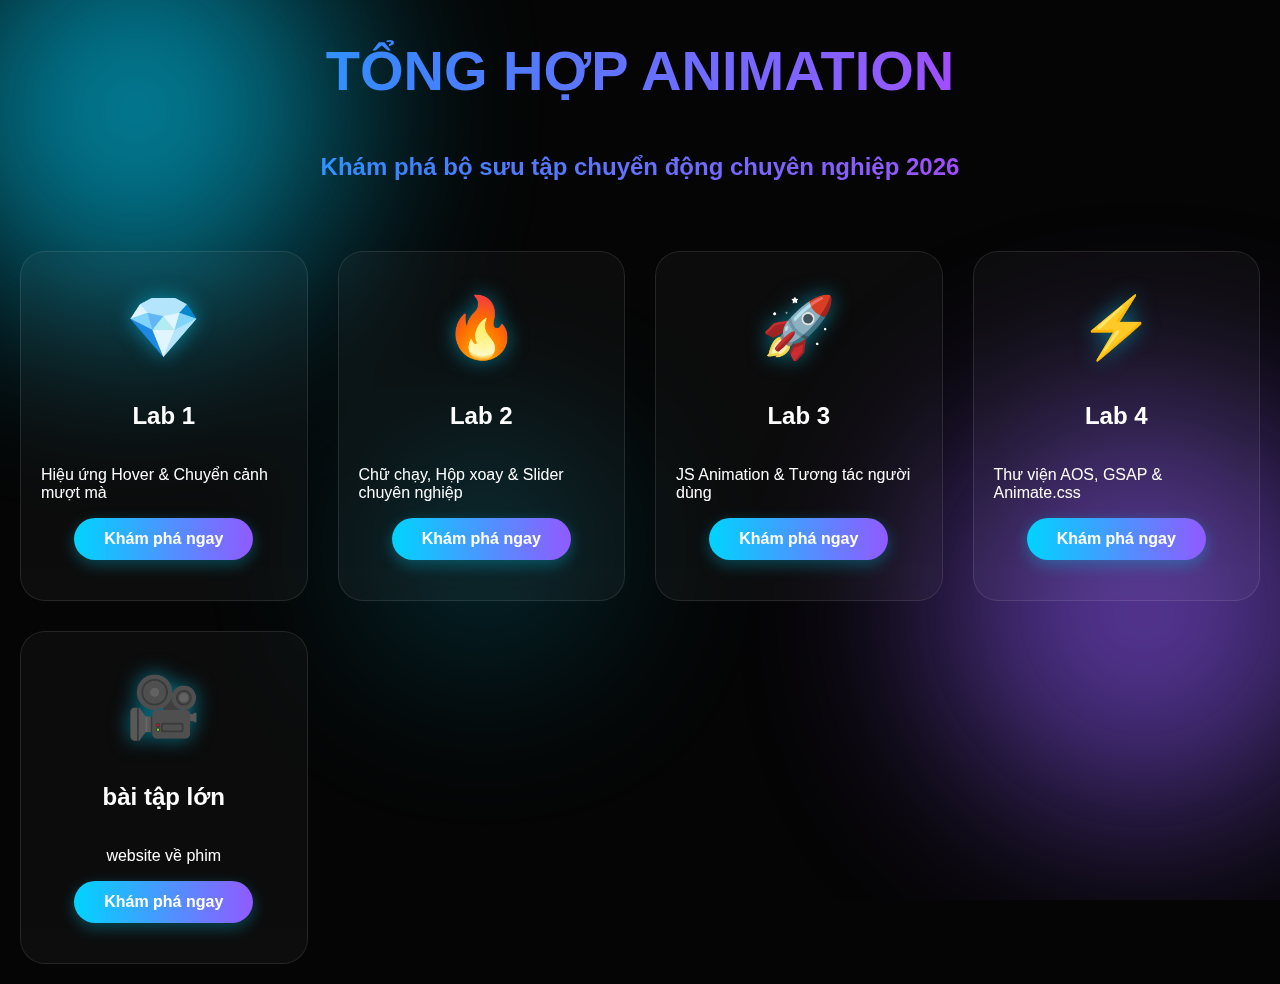
<file: TANHUNG/index.html>
<!DOCTYPE html>
<html lang="vi">
<head>
    <meta charset="UTF-8">
    <meta name="viewport" content="width=device-width, initial-scale=1.0">
    <title>Premium Animation Hub</title>
    
    <link rel="stylesheet" href="main.css"> 
    
    <link rel="stylesheet" href="https://cdnjs.cloudflare.com/ajax/libs/font-awesome/6.4.2/css/all.min.css">
</head>
<body>

    <div class="bg-animations">
        <div class="blob"></div>
        <div class="blob"></div>
        <div class="blob"></div>
    </div>

    <div class="dashboard">
        <header class="main-header">
            <h1 class="glitch-text">TỔNG HỢP ANIMATION</h1>
            <p class="fade-in-text">Khám phá bộ sưu tập chuyển động chuyên nghiệp 2026</p>
        </header>

        <div class="card-container">
            <a href="lab1/index.html" class="glass-card">
                <div class="icon-box">💎</div>
                <h2>Lab 1</h2>
                <p>Hiệu ứng Hover & Chuyển cảnh mượt mà</p>
                <div class="btn-explore">Khám phá ngay</div>
            </a>

            <a href="lab2/index.html" class="glass-card">
                <div class="icon-box">🔥</div>
                <h2>Lab 2</h2>
                <p>Chữ chạy, Hộp xoay & Slider chuyên nghiệp</p>
                <div class="btn-explore">Khám phá ngay</div>
            </a>

            <a href="lab3/index.html" class="glass-card">
                <div class="icon-box">🚀</div>
                <h2>Lab 3</h2>
                <p>JS Animation & Tương tác người dùng</p>
                <div class="btn-explore">Khám phá ngay</div>
            </a>

            <a href="lab4/index.html" class="glass-card">
                <div class="icon-box">⚡</div>
                <h2>Lab 4</h2>
                <p>Thư viện AOS, GSAP & Animate.css</p>
                <div class="btn-explore">Khám phá ngay</div>
            </a>
             <a href="baitaplon/index.html" class="glass-card">
                <div class="icon-box">🎥</div>
                <h2>bài tập lớn</h2>
                <p>website về phim </p>
                <div class="btn-explore">Khám phá ngay</div>
            </a>
        </div>
    </div>

</body>

</html>
</file>
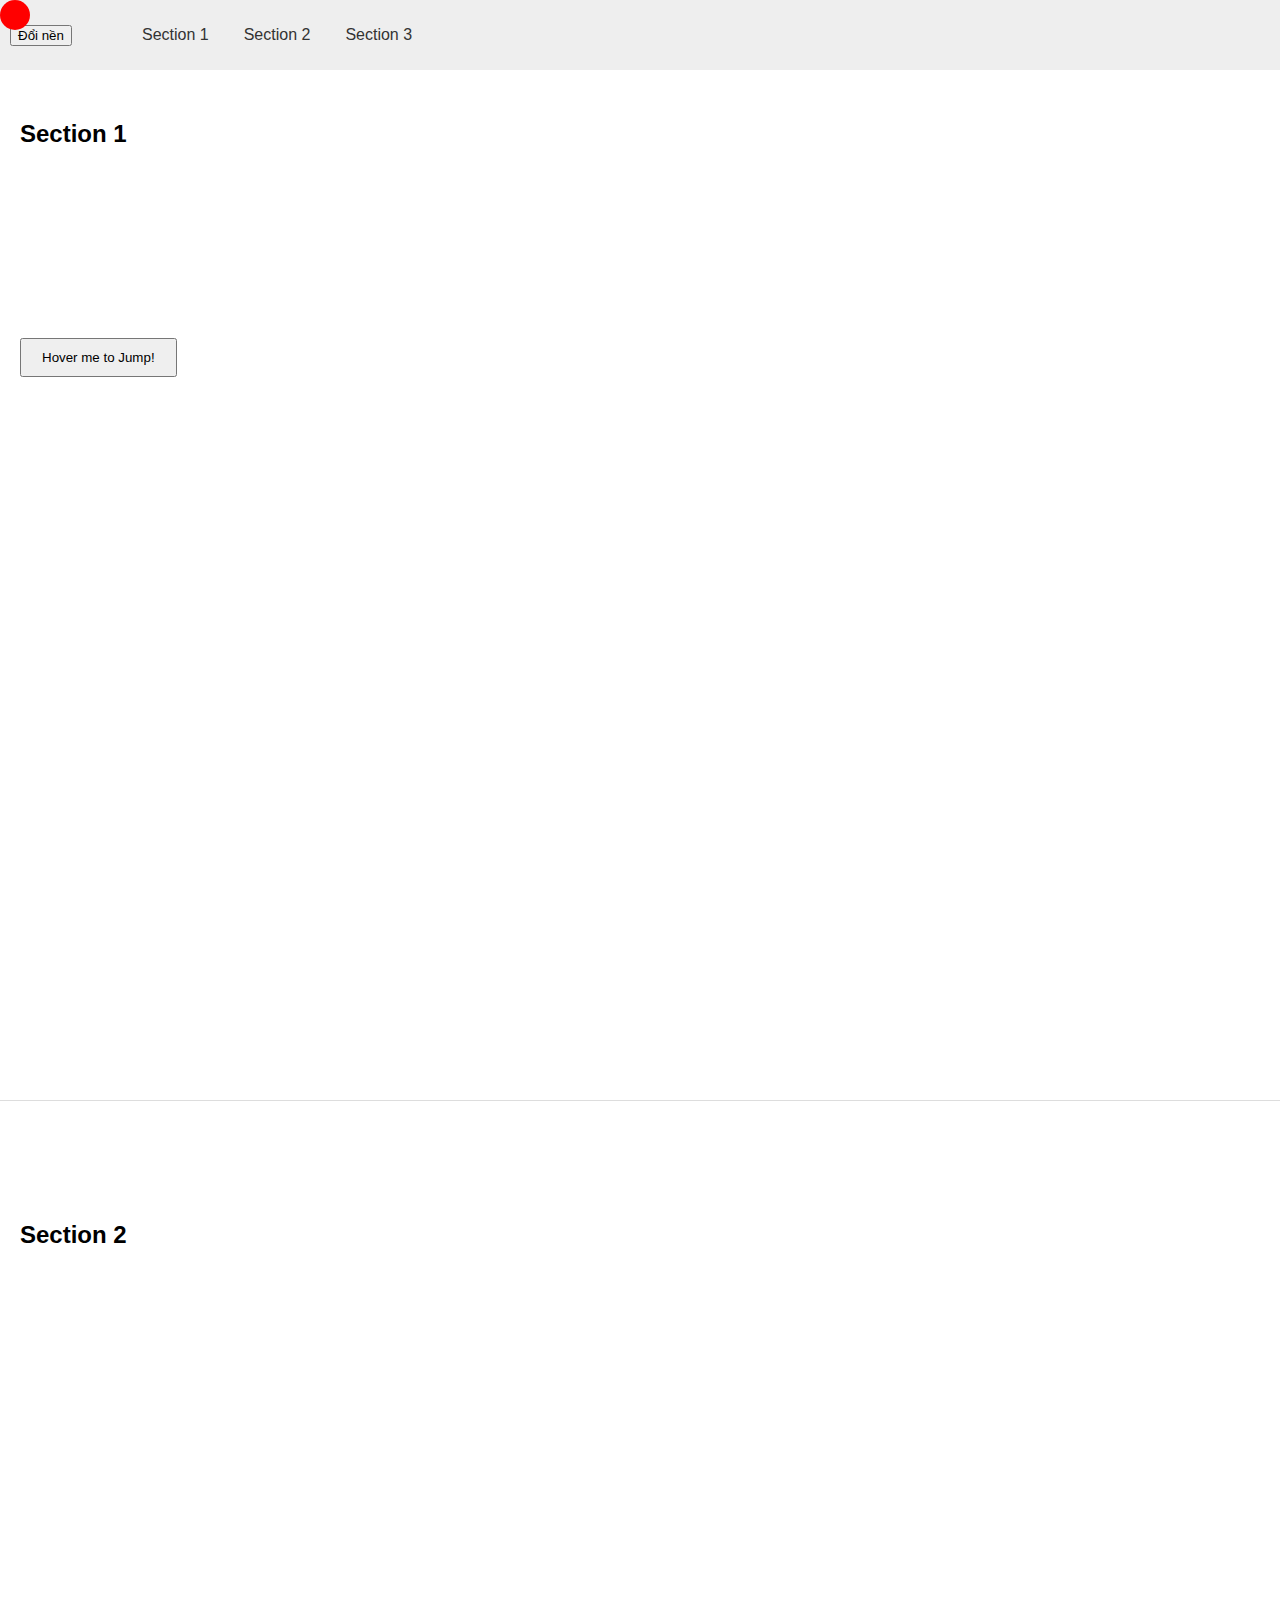
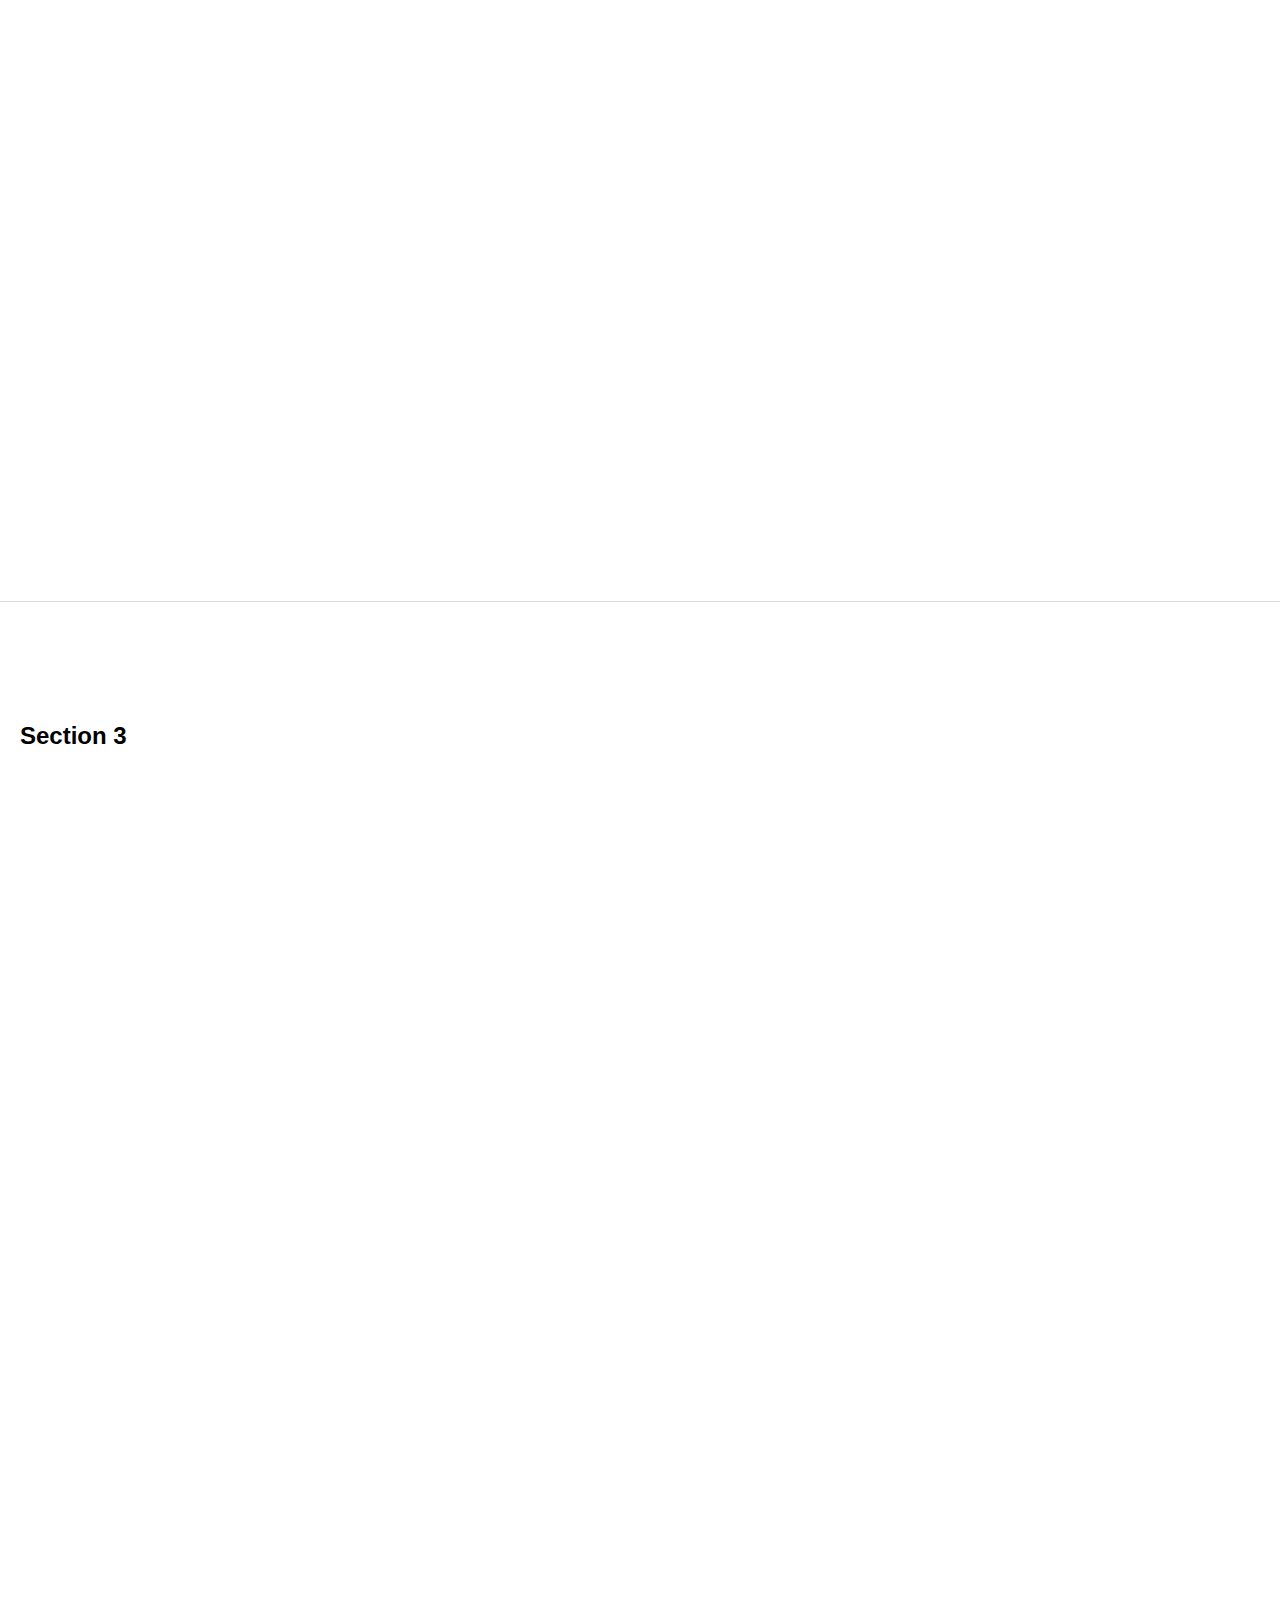
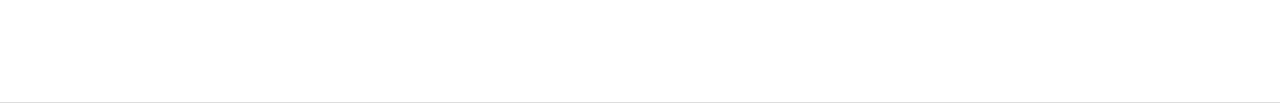
<file: TANHUNG/lab3/index.html>
<!DOCTYPE html>
<html lang="vi">
<head>
    <meta charset="UTF-8">
    <meta name="viewport" content="width=device-width, initial-scale=1.0">
    <title>Lab 3 - JS Animation</title>
    <link rel="stylesheet" href="styles.css">
</head>
<body>

    <div class="circle" id="follower"></div>

    <nav class="navbar">
        <button id="toggleBg">Đổi nền</button>
        <ul class="menu">
            <li><a href="#sec1" class="nav-link">Section 1</a></li>
            <li><a href="#sec2" class="nav-link">Section 2</a></li>
            <li><a href="#sec3" class="nav-link">Section 3</a></li>
        </ul>
    </nav>

    <main>
        <section id="sec1" class="content-section">
            <h2>Section 1</h2>
            <div class="box fade-box">Nội dung 1</div>
            <button class="jump-btn">Hover me to Jump!</button>
        </section>

        <section id="sec2" class="content-section">
            <h2>Section 2</h2>
            <div class="box fade-box">Nội dung 2</div>
        </section>

        <section id="sec3" class="content-section">
            <h2>Section 3</h2>
            <div class="box fade-box">Nội dung 3</div>
        </section>
    </main>

    <script src="app.js"></script>
</body>
</html>
</file>
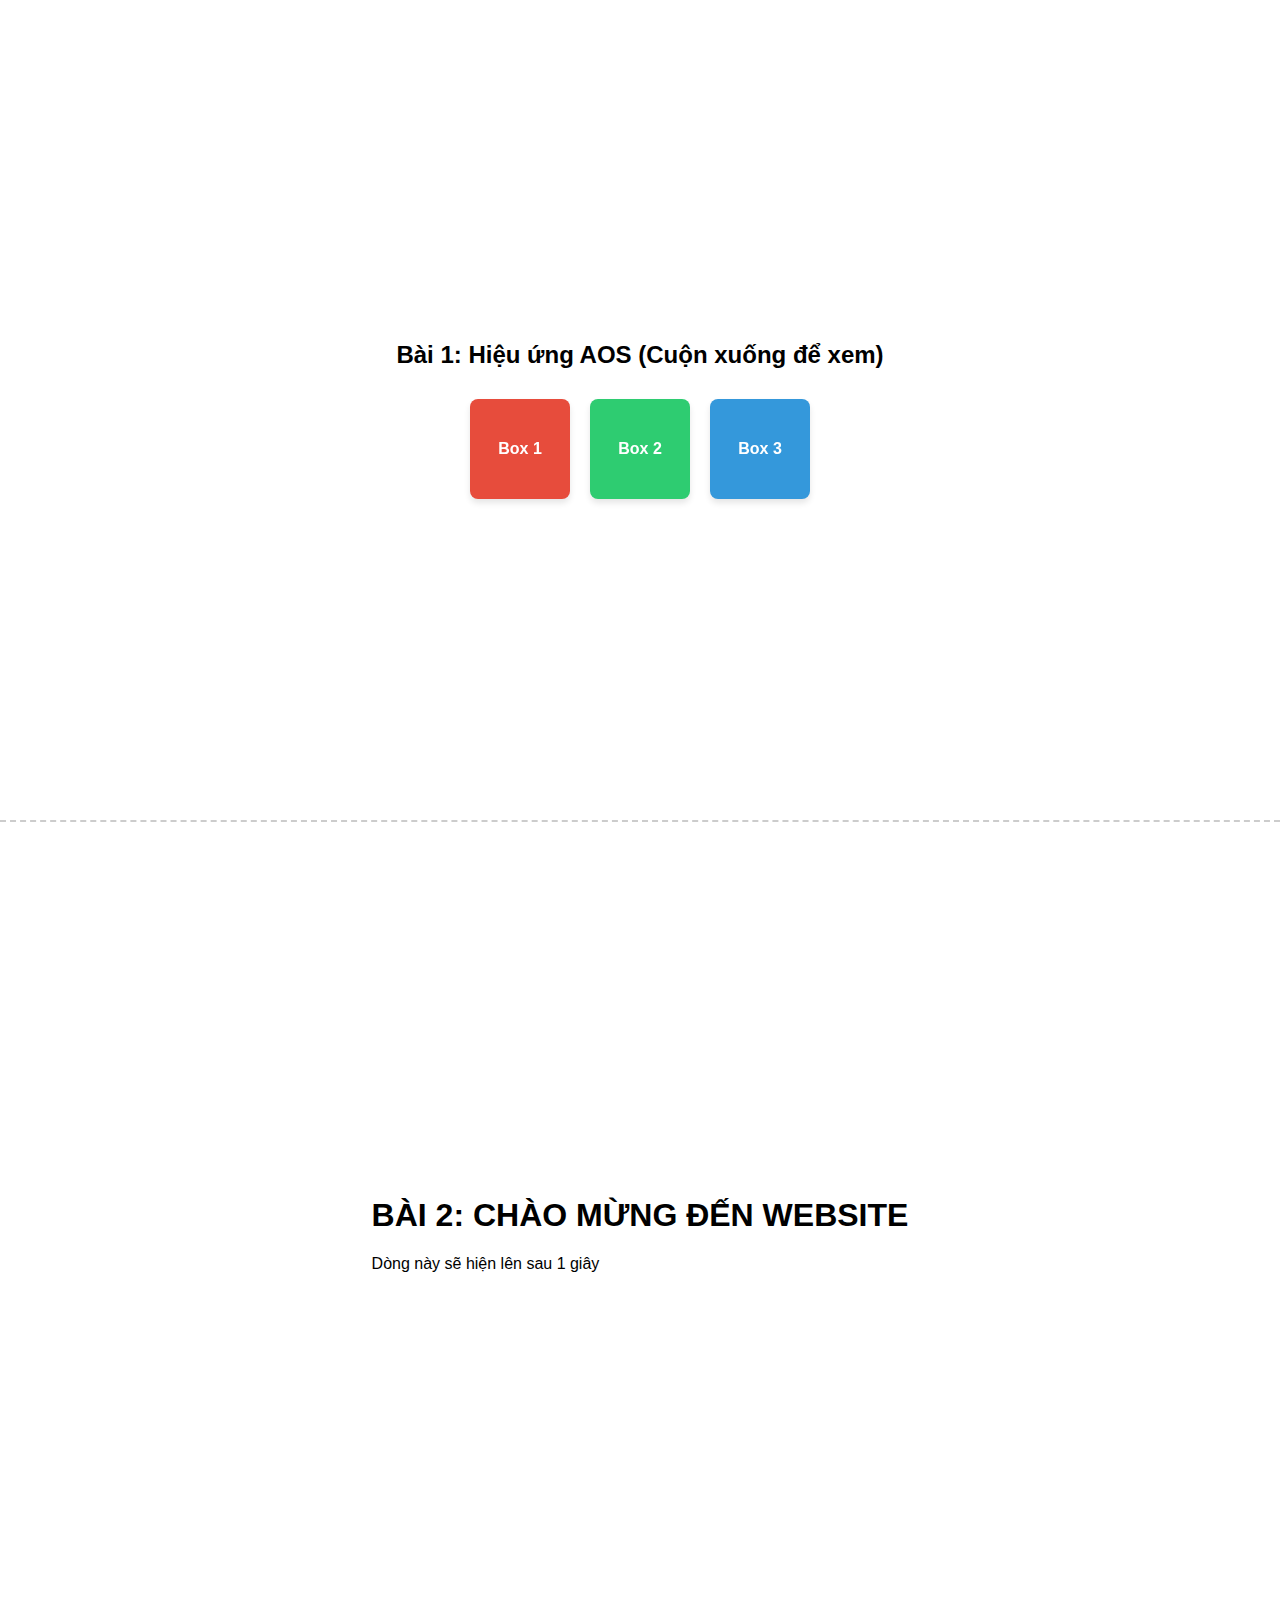
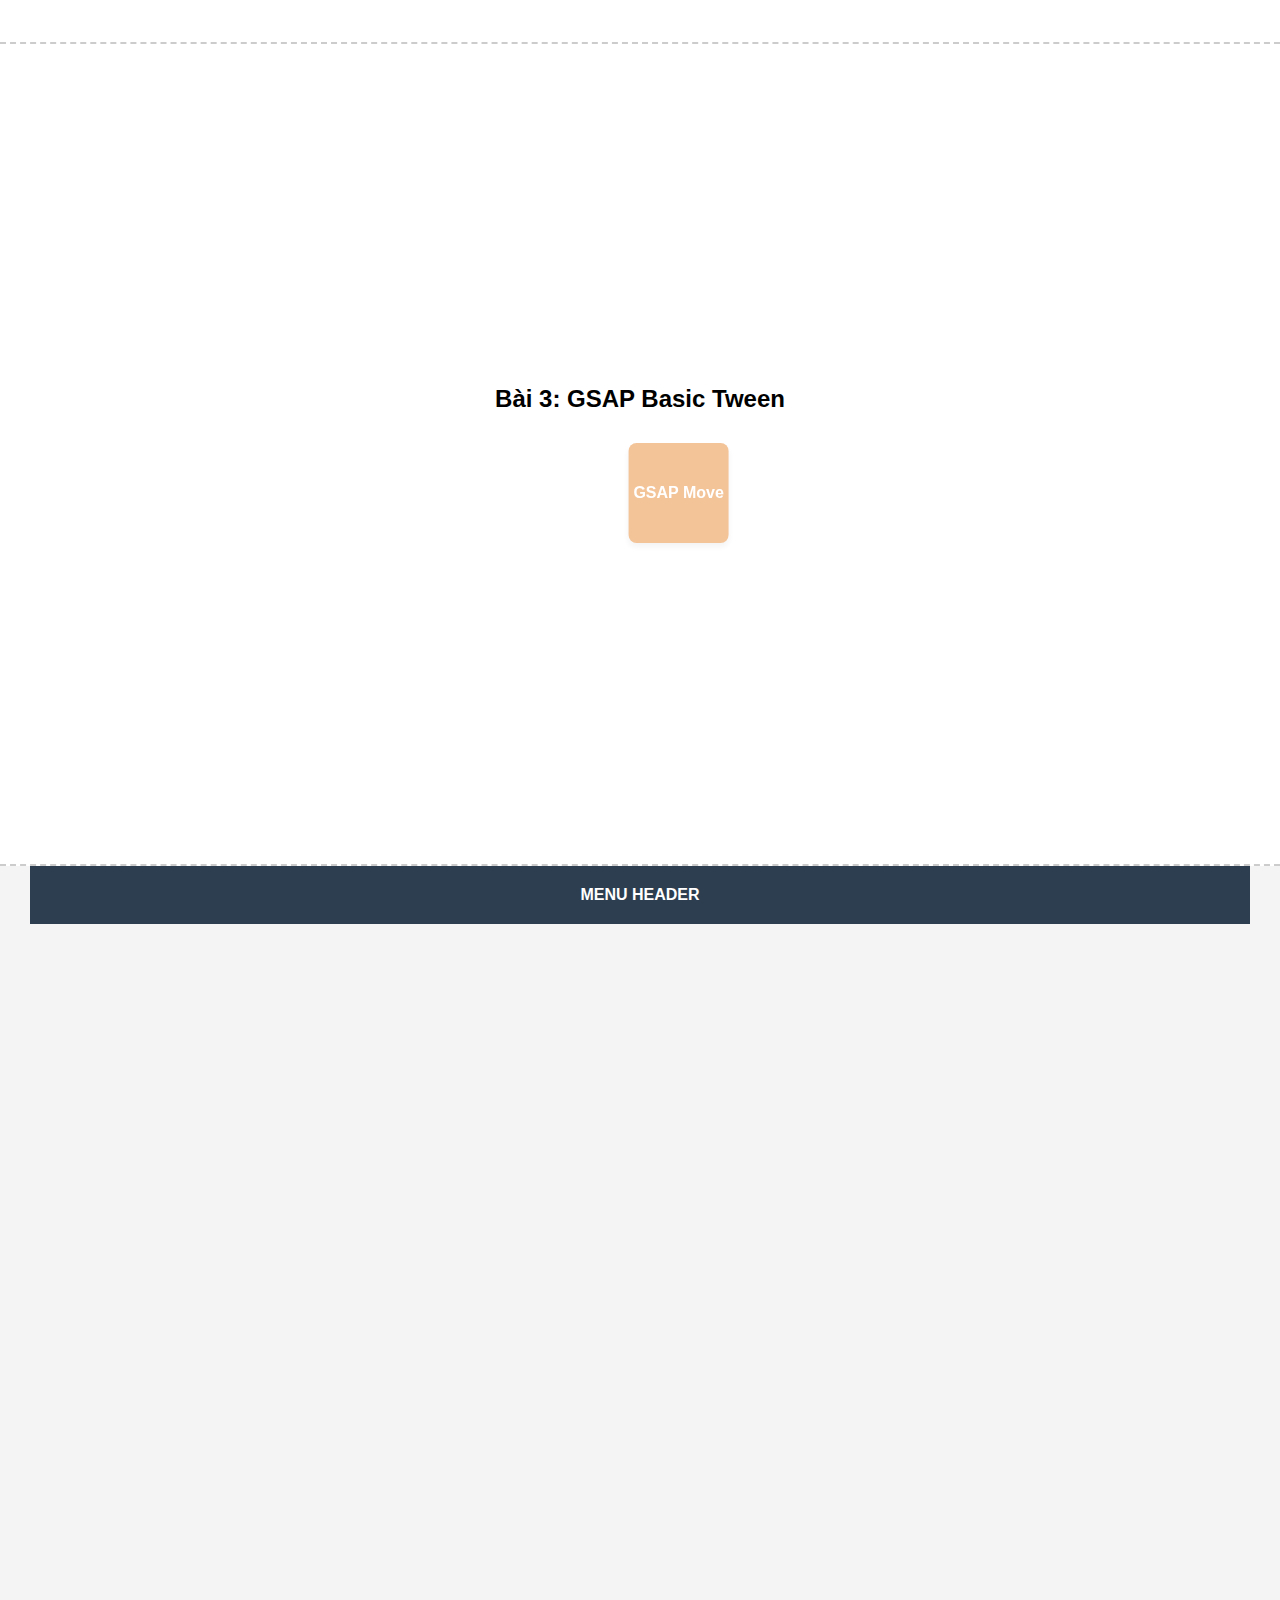
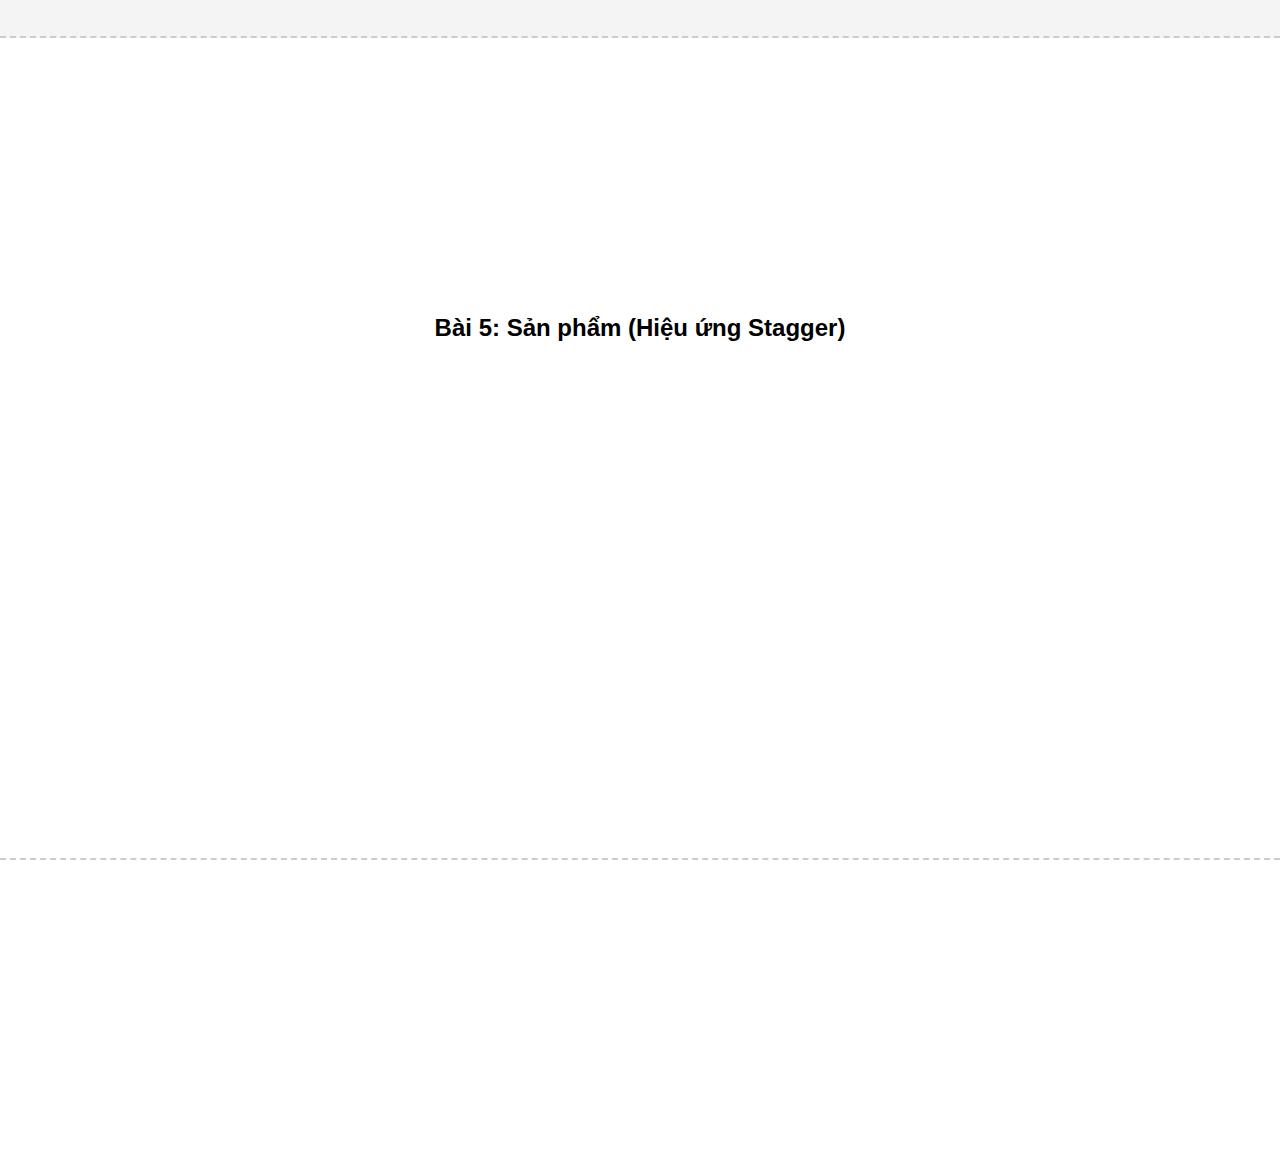
<file: TANHUNG/lab4/index.html>
<!DOCTYPE html>
<html lang="vi">
<head>
 <meta charset="UTF-8">
 <meta name="viewport" content="width=device-width, initial-scale=1.0">
 <title>Lab 4 - Animation Libraries</title>

 <link rel="stylesheet" href="assets/libs/animate.min.css">
 <link rel="stylesheet" href="assets/libs/aos.css">
 <link rel="stylesheet" href="assets/css/styles.css">
</head>
<body>
 <section id="bai1">
 <h2>Bài 1: Hiệu ứng AOS (Cuộn xuống để xem)</h2>
 <div class="container-flex">
 <div data-aos="fade-up" class="box box-red">Box 1</div>
 <div data-aos="fade-up" data-aos-delay="200" class="box box-green">Box 2</div>
 <div data-aos="fade-up" data-aos-delay="400" class="box box-blue">Box 3</div>
 </div>
 </section>
 <section id="bai2">
 <div class="hero-text">
 <h1 class="animate__animated animate__bounceIn">BÀI 2: CHÀO MỪNG ĐẾN
WEBSITE</h1>
 <p class="animate__animated animate__fadeInUp animate__delay-1s">
 Dòng này sẽ hiện lên sau 1 giây
 </p>
 </div>
 </section>
 <section id="bai3">
 <h2>Bài 3: GSAP Basic Tween</h2>
 <div class="gsap-box box box-orange">GSAP Move</div>
 </section>
 <section id="bai4">
 <div class="header-anim">MENU HEADER</div>
 <div class="hero-content">
 <h2 class="hero-title">Nội Dung Chính</h2>
 <button class="hero-cta">MUA NGAY</button>
 </div>
 </section>
 <section id="bai5">
 <h2>Bài 5: Sản phẩm (Hiệu ứng Stagger)</h2>
 <div class="card-list">
 <div class="card">Sản phẩm 1</div>
 <div class="card">Sản phẩm 2</div>
 <div class="card">Sản phẩm 3</div>
 <div class="card">Sản phẩm 4</div>
 </div>
 </section>
 <script src="assets/libs/aos.js"></script>
 <script src="assets/libs/gsap.min.js"></script>
 <script src="assets/js/app.js"></script>
</body>
</html>
</file>
<file: TANHUNG/main.css>
/* Nền đen sâu và cố định để ánh sáng nổi bật */
body {
    background-color: #050505 !important;
    color: #ffffff;
    margin: 0;
    font-family: 'Segoe UI', sans-serif;
    justify-content: center;
    min-height: 100vh;
    overflow-x: hidden;
}

/* Các đốm sáng mờ ảo phía sau (Blobs) */
.bg-animations {
    position: fixed;
    top: 0;
    left: 0;
    width: 100%;
    height: 100%;
    z-index: -1;
    overflow: hidden;
}

.blob {
    position: absolute;
    width: 400px;
    height: 400px;
    background: radial-gradient(circle, rgba(0, 212, 255, 0.4) 0%, rgba(145, 90, 255, 0) 70%);
    filter: blur(100px); /* Làm mờ cực mạnh để tạo ánh sáng nền */
    border-radius: 50%;
    opacity: 0.6;
}

.blob:nth-child(1) { top: -10%; left: -5%; background: #00d4ff; }
.blob:nth-child(2) { bottom: 10%; right: -5%; background: #915aff; }
.blob:nth-child(3) { top: 50%; left: 30%; background: #00d4ff; width: 200px; height: 200px; opacity: 0.3; }

/* Container chứa các card */
.card-container {
    display: grid;
    grid-template-columns: repeat(auto-fit, minmax(280px, 1fr));
    gap: 30px;
    margin-top: 50px;
    padding: 20px;
}

/* Hiệu ứng Glass Card có viền phát sáng */
.glass-card {
    background: rgba(255, 255, 255, 0.03);
    backdrop-filter: blur(15px);
    -webkit-backdrop-filter: blur(15px);
    border: 1px solid rgba(255, 255, 255, 0.1);
    border-radius: 25px;
    padding: 40px 20px;
    text-decoration: none;
    color: white;
    transition: all 0.4s cubic-bezier(0.175, 0.885, 0.32, 1.275);
    display: flex;
    flex-direction: column;
    align-items: center;
    position: relative;
}

/* HIỆU ỨNG ÁNH SÁNG KHI HOVER (QUAN TRỌNG) */
.glass-card:hover {
    transform: translateY(-15px);
    background: rgba(255, 255, 255, 0.08);
    /* Viền phát sáng màu xanh Cyan rực rỡ */
    border-color: #00d4ff; 
    box-shadow: 0 0 20px rgba(0, 212, 255, 0.4), 
                0 0 40px rgba(0, 212, 255, 0.2),
                inset 0 0 15px rgba(0, 212, 255, 0.1);
}

/* Ánh sáng cho Icon */
.icon-box {
    font-size: 60px;
    margin-bottom: 20px;
    filter: drop-shadow(0 0 10px rgba(0, 212, 255, 0.5)); /* Icon tự phát sáng */
    transition: 0.4s;
}

.glass-card:hover .icon-box {
    transform: scale(1.2);
    filter: drop-shadow(0 0 20px #00d4ff);
}

/* Nút bấm có hào quang */
.btn-explore {
    background: linear-gradient(90deg, #00d4ff, #915aff);
    padding: 12px 30px;
    border-radius: 50px;
    font-weight: bold;
    box-shadow: 0 5px 15px rgba(0, 212, 255, 0.3);
    transition: 0.3s;
}

.btn-explore:hover {
    box-shadow: 0 0 25px rgba(0, 212, 255, 0.6);
    transform: scale(1.05);
}
.glitch-text{
    font-size: 3.5rem;
    font-weight: 800;
    text-align: center;
    background: linear-gradient(90deg, #00d4ff 0%, #3a86ff 30%, #915aff 70%, #ff00ff 100%);
    -webkit-background-clip: text;
    -webkit-text-fill-color: transparent;
    margin-bottom: 50px;
    
}
.fade-in-text{
    font-size: 1.5rem;
    font-weight: 800;
    text-align: center;
    background: linear-gradient(90deg, #00d4ff 0%, #3a86ff 30%, #915aff 70%, #ff00ff 100%);
    -webkit-background-clip: text;
    -webkit-text-fill-color: transparent;
    margin-bottom: 50px;
}
</file>
<file: TANHUNG/lab4/assets/css/styles.css>
/* --- Cài đặt chung --- */
body {
    font-family: 'Segoe UI', Tahoma, Geneva, Verdana, sans-serif;
    margin: 0;
    padding: 0;
    padding-bottom: 300px; /* Tạo khoảng trống để cuộn trang */
   }
   section {
    min-height: 80vh;
    border-bottom: 2px dashed #ccc;
    padding: 50px;
    display: flex;
    flex-direction: column;
    align-items: center;
    justify-content: center;
    overflow: hidden;
   }
   h2 { margin-bottom: 30px; }
   /* --- Style cho các khối Box (Bài 1, 3) --- */
   .container-flex {
    display: flex;
    gap: 20px;
    justify-content: center;
   }
   .box {
    width: 100px;
    height: 100px;
    color: white;
    display: flex;
    align-items: center;
    justify-content: center;
    font-weight: bold;
    border-radius: 8px;
    box-shadow: 0 4px 6px rgba(0,0,0,0.1);
   }
   .box-red { background: #e74c3c; }
   .box-green { background: #2ecc71; }
   .box-blue { background: #3498db; }
   .box-orange { background: #e67e22; }
   /* --- Style cho Bài 3 --- */
   .gsap-box {
    opacity: 0;
    transform: translateX(-100px);
   }
   /* --- Style cho Bài 4 --- */
   #bai4 {
    background: #f4f4f4;
    text-align: center;
    padding-top: 0;
    justify-content: flex-start;
   }
   .header-anim {
    background: #2c3e50;
    color: white;
    padding: 20px;
    width: 100%;
    margin-bottom: 50px;
    font-weight: bold;
   }
   .hero-cta {
    padding: 12px 30px;
    background: #e74c3c;
    color: white;
    border: none;
    font-size: 18px;
    border-radius: 5px;
    cursor: pointer;
   }
   /* --- Style cho Bài 5 --- */
   .card-list {
    display: flex;
    gap: 20px;
    flex-wrap: wrap;
    justify-content: center;
    margin-top: 30px;
   }
   .card {
    width: 150px;
    height: 200px;
    background: #8e44ad;
    color: white;
    display: flex;
    align-items: center;
    justify-content: center;
    border-radius: 10px;
    opacity: 0; /* Ẩn mặc định để JS xử lý */
    transform: translateY(50px);
   }
</file>
<file: TANHUNG/lab3/styles.css>
/* Reset & Chung */
body { transition: background 0.3s, color 0.3s; font-family: sans-serif; margin: 0; overflow-x: hidden; }
section { height: 100vh; padding: 100px 20px; border-bottom: 1px solid #ddd; }

/* Bài 1: Dark Mode */
.dark { background: #222; color: #fff; }

/* Bài 2: Menu & Active */
.navbar { position: fixed; top: 0; width: 100%; background: #eee; display: flex; align-items: center; padding: 10px; z-index: 1000; }
.dark .navbar { background: #333; }
.menu { list-style: none; display: flex; margin-left: 20px; }
.menu li a { margin-right: 15px; text-decoration: none; color: #333; padding: 5px 10px; }
.dark .menu li a { color: #fff; }
.menu li a.active { background: orange; border-radius: 4px; color: white; }

/* Bài 3: Fade-in animation */
.box { width: 200px; height: 150px; background: #3498db; margin: 20px 0; color: white; display: flex; align-items: center; justify-content: center;
    opacity: 0; transform: translateY(30px); transition: all 0.6s; }
.box.show { opacity: 1; transform: translateY(0); }

/* Bài 4: Jump button */
.jump-btn { padding: 10px 20px; cursor: pointer; }
.animate { animation: jump 0.4s ease; }
@keyframes jump {
    0% { transform: translateY(0); }
    50% { transform: translateY(-15px); }
    100% { transform: translateY(0); }
}

/* Bài 5: Follow circle */
.circle { position: fixed; width: 30px; height: 30px; border-radius: 50%; background: red; pointer-events: none; z-index: 9999; top: 0; left: 0; transition: transform 0.1s ease-out; }
</file>
